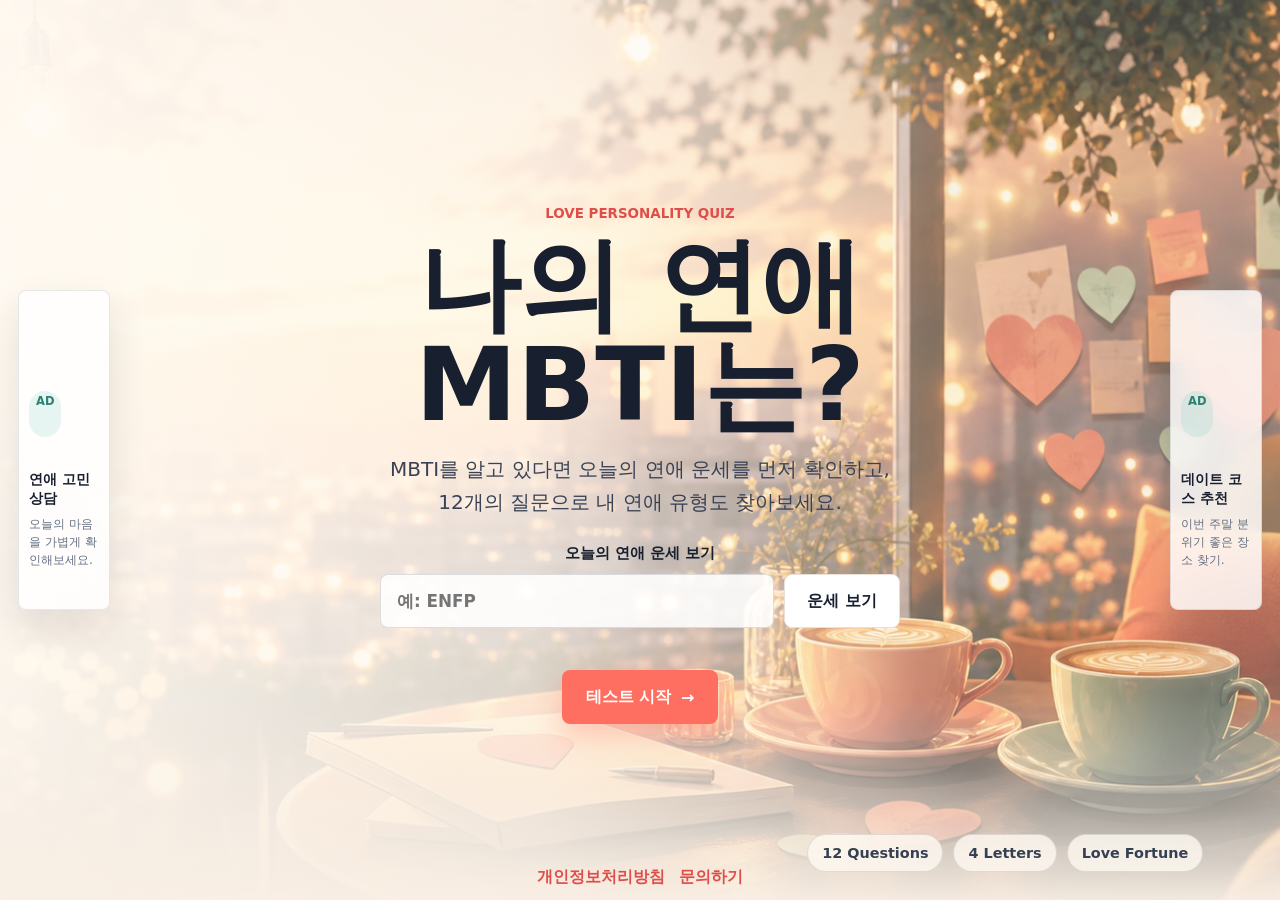
<file: index.html>
<!DOCTYPE html>
<html lang="ko">
<head>
  <meta charset="UTF-8">
  <meta name="viewport" content="width=device-width, initial-scale=1.0">
  <title>연애 MBTI 테스트 | 오늘의 연애 운세와 연애 유형 분석</title>
  <meta name="description" content="12문항으로 나의 연애 MBTI를 확인하고 오늘의 연애 운세, 연애 강점, 주의할 점을 알아보세요.">
  <meta name="robots" content="index, follow">
  <link rel="canonical" href="https://extravaganza-bit.github.io/">
  <meta property="og:type" content="website">
  <meta property="og:site_name" content="연애 MBTI 테스트">
  <meta property="og:title" content="연애 MBTI 테스트">
  <meta property="og:description" content="나의 연애 유형과 오늘의 연애 운세를 확인해보세요.">
  <meta property="og:url" content="https://extravaganza-bit.github.io/">
  <meta property="og:image" content="https://extravaganza-bit.github.io/assets/romance-hero.png">
  <meta name="twitter:card" content="summary_large_image">
  <meta name="twitter:title" content="연애 MBTI 테스트">
  <meta name="twitter:description" content="나의 연애 유형과 오늘의 연애 운세를 확인해보세요.">
  <meta name="twitter:image" content="https://extravaganza-bit.github.io/assets/romance-hero.png">
  <script async src="https://pagead2.googlesyndication.com/pagead/js/adsbygoogle.js?client=ca-pub-5984662909416316" crossorigin="anonymous"></script>
  <!-- 카카오 개발자 콘솔에서 JavaScript 키를 받은 뒤 script.js의 YOUR_KAKAO_JAVASCRIPT_KEY를 교체하세요. -->
  <script defer src="https://t1.kakaocdn.net/kakao_js_sdk/2.7.5/kakao.min.js" crossorigin="anonymous"></script>
  <link rel="stylesheet" href="styles.css">
</head>
<body>
  <aside class="ad-rail ad-rail-left" aria-label="왼쪽 광고">
    <ins class="adsbygoogle"
      style="display:block"
      data-ad-client="ca-pub-5984662909416316"
      data-ad-slot="YOUR_LEFT_AD_SLOT"
      data-ad-format="auto"
      data-full-width-responsive="true"></ins>
    <div class="ad-fallback">
      <span>AD</span>
      <strong>연애 고민 상담</strong>
      <p>오늘의 마음을 가볍게 확인해보세요.</p>
    </div>
  </aside>

  <aside class="ad-rail ad-rail-right" aria-label="오른쪽 광고">
    <ins class="adsbygoogle"
      style="display:block"
      data-ad-client="ca-pub-5984662909416316"
      data-ad-slot="YOUR_RIGHT_AD_SLOT"
      data-ad-format="auto"
      data-full-width-responsive="true"></ins>
    <div class="ad-fallback">
      <span>AD</span>
      <strong>데이트 코스 추천</strong>
      <p>이번 주말 분위기 좋은 장소 찾기.</p>
    </div>
  </aside>

  <main class="app">
    <section class="hero screen active" id="start-screen" aria-labelledby="hero-title">
      <div class="hero-media" aria-hidden="true"></div>
      <div class="hero-content">
        <p class="eyebrow">Love Personality Quiz</p>
        <h1 id="hero-title">나의 연애 MBTI는?</h1>
        <p class="hero-copy">MBTI를 알고 있다면 오늘의 연애 운세를 먼저 확인하고, 12개의 질문으로 내 연애 유형도 찾아보세요.</p>

        <form class="fortune-form" id="fortune-form">
          <label for="mbti-input">오늘의 연애 운세 보기</label>
          <div class="fortune-input-row">
            <input id="mbti-input" type="text" maxlength="4" placeholder="예: ENFP" autocomplete="off" aria-describedby="fortune-error">
            <button class="secondary-button" type="submit">운세 보기</button>
          </div>
          <p class="form-error" id="fortune-error" role="alert"></p>
        </form>

        <article class="fortune-card" id="start-fortune-card" hidden>
          <p class="fortune-label" id="start-fortune-label">ENFP 오늘의 연애 운세</p>
          <h2 class="fortune-title" id="start-fortune-title">설렘 가득 로맨티스트</h2>
          <p class="fortune-summary" id="start-fortune-summary"></p>
          <dl class="mini-result-list">
            <div>
              <dt>연애 강점</dt>
              <dd id="start-strength-text"></dd>
            </div>
            <div>
              <dt>주의할 점</dt>
              <dd id="start-tip-text"></dd>
            </div>
          </dl>
          <p class="fortune-subtitle">오늘의 연애 운세</p>
          <div class="fortune-rating" id="start-fortune-rating" aria-label="오늘의 연애 운세 별점">
            <span class="rating-stars" id="start-rating-stars" aria-hidden="true"></span>
            <strong id="start-rating-score">4.5 / 5</strong>
          </div>
          <p class="fortune-text" id="start-fortune-text"></p>
        </article>

        <button class="primary-button" id="start-button" type="button">
          테스트 시작
          <span aria-hidden="true">→</span>
        </button>
      </div>
      <div class="peek-panel" aria-hidden="true">
        <span>12 Questions</span>
        <span>4 Letters</span>
        <span>Love Fortune</span>
      </div>
    </section>

    <section class="quiz screen" id="quiz-screen" aria-live="polite">
      <header class="quiz-top">
        <button class="icon-button" id="back-button" type="button" aria-label="이전 질문">←</button>
        <div class="progress-wrap" aria-label="진행률">
          <div class="progress-bar">
            <div class="progress-fill" id="progress-fill"></div>
          </div>
          <span id="progress-text">1 / 12</span>
        </div>
      </header>

      <article class="question-card">
        <p class="question-tag" id="question-tag">데이트 시작 전</p>
        <h2 id="question-title">질문이 들어갑니다</h2>
        <div class="answers" id="answers"></div>
      </article>
    </section>

    <section class="result screen" id="result-screen">
      <div class="result-layout">
        <div class="result-visual" aria-hidden="true"></div>
        <article class="result-card">
          <p class="eyebrow">Your Love Type</p>
          <h2 id="result-code">ENFP</h2>
          <h3 id="result-title">햇살 리액션러</h3>
          <div class="type-image" id="result-type-image" aria-label="MBTI 유형 이미지">
            <span id="result-image-symbol" aria-hidden="true">LO</span>
            <strong id="result-image-title">햇살 리액션러</strong>
            <small id="result-image-caption">따뜻한 설렘을 만드는 타입</small>
          </div>
          <p id="result-description"></p>
          <dl class="result-list">
            <div>
              <dt>연애 강점</dt>
              <dd id="result-strength"></dd>
            </div>
            <div>
              <dt>주의할 점</dt>
              <dd id="result-tip"></dd>
            </div>
          </dl>

          <article class="fortune-card result-fortune-card">
            <p class="fortune-label" id="result-fortune-label">ENFP 오늘의 연애 운세</p>
            <div class="fortune-rating" id="result-fortune-rating" aria-label="오늘의 연애 운세 별점">
              <span class="rating-stars" id="result-rating-stars" aria-hidden="true"></span>
              <strong id="result-rating-score">4.5 / 5</strong>
            </div>
            <p class="fortune-text" id="result-fortune-text"></p>
          </article>

          <div class="button-row">
            <button class="primary-button" id="retry-button" type="button">다시 하기</button>
            <button class="secondary-button" id="copy-button" type="button">결과 복사</button>
          </div>

          <article class="share-scene" id="share-scene" hidden>
            <p class="fortune-label">공유용 결과 장면</p>
            <h3 id="share-title">ENFP 설렘 가득 로맨티스트</h3>
            <p id="share-summary"></p>
            <div class="share-buttons" aria-label="공유 버튼">
              <button class="share-button kakao" id="kakao-share-button" type="button">카카오톡</button>
              <button class="share-button x-twitter" id="x-share-button" type="button">X/Twitter</button>
              <button class="share-button facebook" id="facebook-share-button" type="button">Facebook</button>
            </div>
            <button class="primary-button" id="share-test-button" type="button">테스트 해보기</button>
          </article>
        </article>
      </div>
    </section>
  </main>

  <footer class="site-footer">
    <a href="privacy.html">개인정보처리방침</a>
    <a href="contact.html">문의하기</a>
  </footer>

  <script src="script.js"></script>
</body>
</html>
</file>
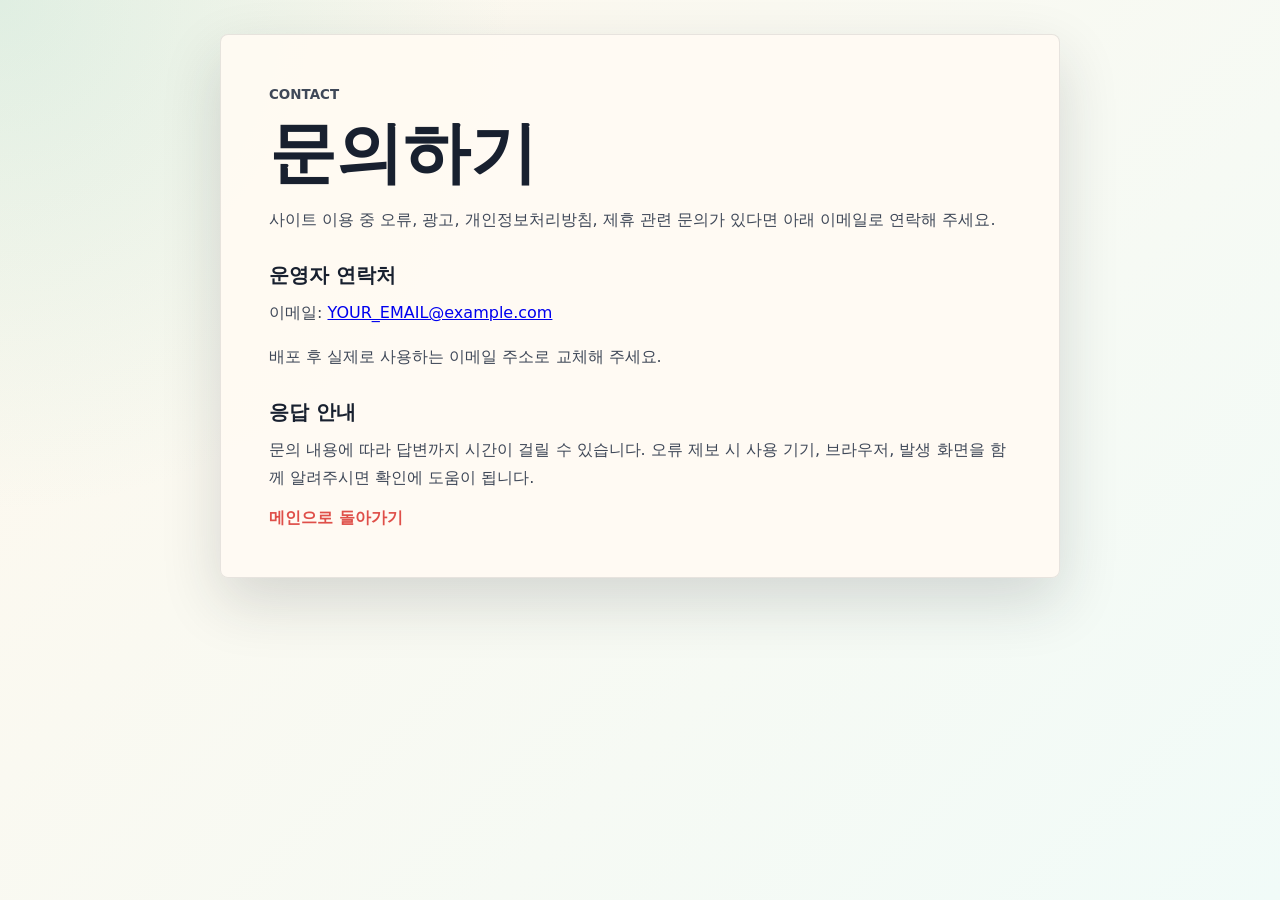
<file: contact.html>
<!DOCTYPE html>
<html lang="ko">
<head>
  <meta charset="UTF-8">
  <meta name="viewport" content="width=device-width, initial-scale=1.0">
  <title>문의하기 | 연애 MBTI 테스트</title>
  <meta name="description" content="연애 MBTI 테스트 문의 안내 페이지입니다.">
  <meta name="robots" content="index, follow">
  <link rel="canonical" href="https://extravaganza-bit.github.io/contact.html">
  <link rel="stylesheet" href="styles.css">
</head>
<body class="info-page">
  <main class="policy-wrap">
    <p class="eyebrow">Contact</p>
    <h1>문의하기</h1>
    <p>사이트 이용 중 오류, 광고, 개인정보처리방침, 제휴 관련 문의가 있다면 아래 이메일로 연락해 주세요.</p>
    <section>
      <h2>운영자 연락처</h2>
      <p>이메일: <a href="mailto:YOUR_EMAIL@example.com">YOUR_EMAIL@example.com</a></p>
      <p>배포 후 실제로 사용하는 이메일 주소로 교체해 주세요.</p>
    </section>
    <section>
      <h2>응답 안내</h2>
      <p>문의 내용에 따라 답변까지 시간이 걸릴 수 있습니다. 오류 제보 시 사용 기기, 브라우저, 발생 화면을 함께 알려주시면 확인에 도움이 됩니다.</p>
    </section>
    <a class="text-link" href="index.html">메인으로 돌아가기</a>
  </main>
</body>
</html>
</file>
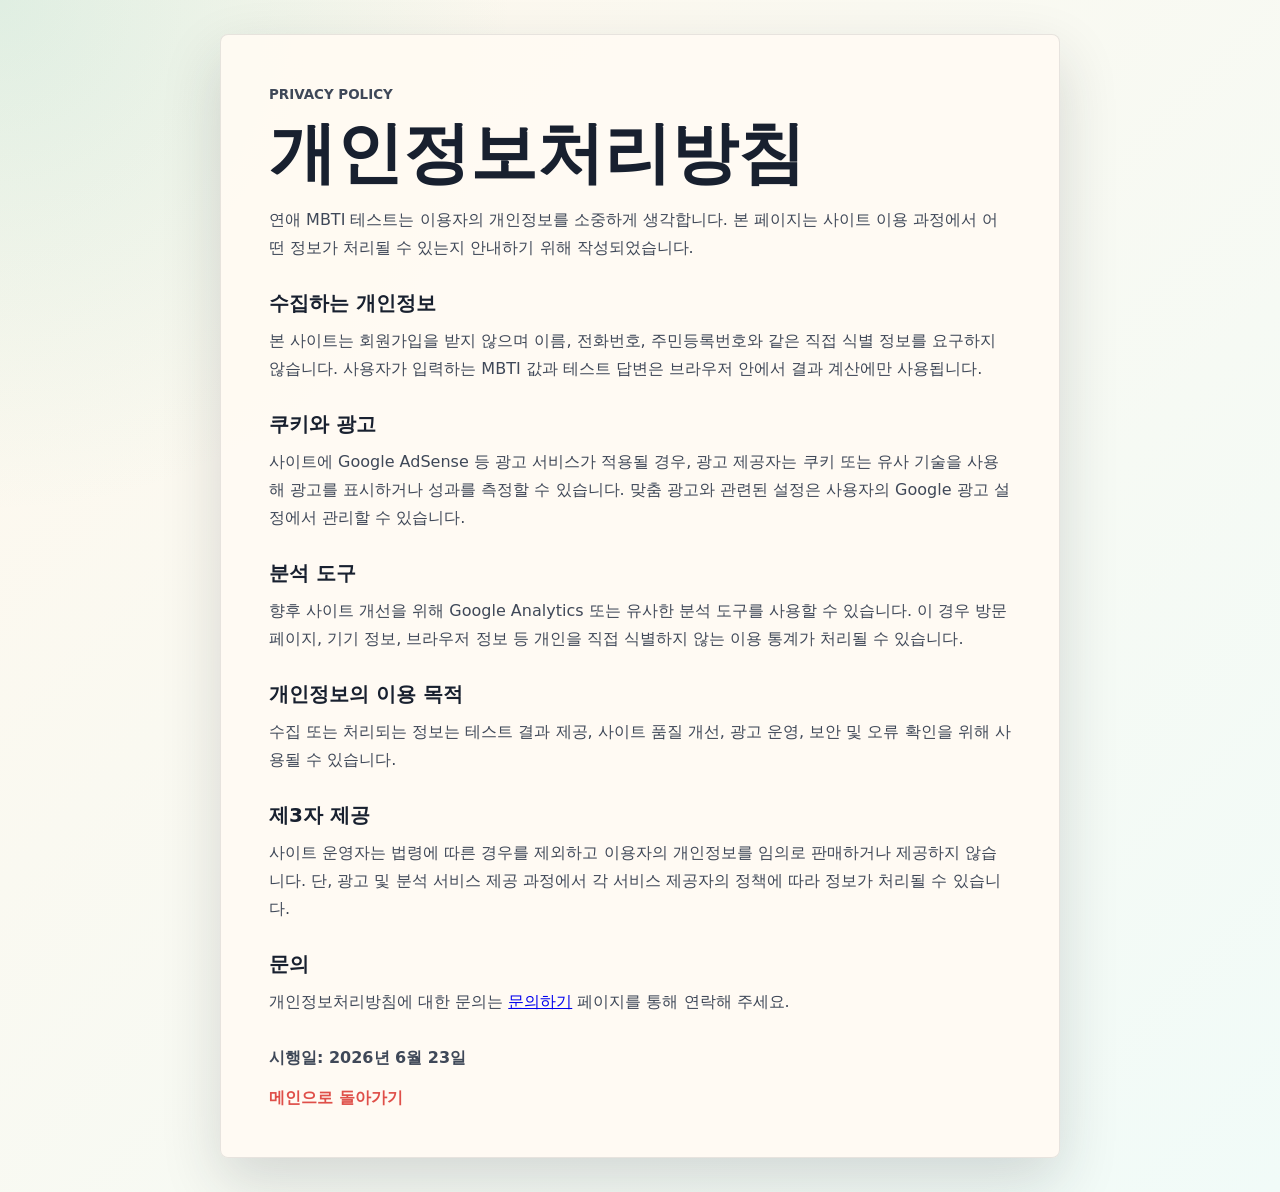
<file: privacy.html>
<!DOCTYPE html>
<html lang="ko">
<head>
  <meta charset="UTF-8">
  <meta name="viewport" content="width=device-width, initial-scale=1.0">
  <title>개인정보처리방침 | 연애 MBTI 테스트</title>
  <meta name="description" content="연애 MBTI 테스트의 개인정보처리방침입니다.">
  <meta name="robots" content="index, follow">
  <link rel="canonical" href="https://extravaganza-bit.github.io/privacy.html">
  <link rel="stylesheet" href="styles.css">
</head>
<body class="info-page">
  <main class="policy-wrap">
    <p class="eyebrow">Privacy Policy</p>
    <h1>개인정보처리방침</h1>
    <p>연애 MBTI 테스트는 이용자의 개인정보를 소중하게 생각합니다. 본 페이지는 사이트 이용 과정에서 어떤 정보가 처리될 수 있는지 안내하기 위해 작성되었습니다.</p>

    <section>
      <h2>수집하는 개인정보</h2>
      <p>본 사이트는 회원가입을 받지 않으며 이름, 전화번호, 주민등록번호와 같은 직접 식별 정보를 요구하지 않습니다. 사용자가 입력하는 MBTI 값과 테스트 답변은 브라우저 안에서 결과 계산에만 사용됩니다.</p>
    </section>

    <section>
      <h2>쿠키와 광고</h2>
      <p>사이트에 Google AdSense 등 광고 서비스가 적용될 경우, 광고 제공자는 쿠키 또는 유사 기술을 사용해 광고를 표시하거나 성과를 측정할 수 있습니다. 맞춤 광고와 관련된 설정은 사용자의 Google 광고 설정에서 관리할 수 있습니다.</p>
    </section>

    <section>
      <h2>분석 도구</h2>
      <p>향후 사이트 개선을 위해 Google Analytics 또는 유사한 분석 도구를 사용할 수 있습니다. 이 경우 방문 페이지, 기기 정보, 브라우저 정보 등 개인을 직접 식별하지 않는 이용 통계가 처리될 수 있습니다.</p>
    </section>

    <section>
      <h2>개인정보의 이용 목적</h2>
      <p>수집 또는 처리되는 정보는 테스트 결과 제공, 사이트 품질 개선, 광고 운영, 보안 및 오류 확인을 위해 사용될 수 있습니다.</p>
    </section>

    <section>
      <h2>제3자 제공</h2>
      <p>사이트 운영자는 법령에 따른 경우를 제외하고 이용자의 개인정보를 임의로 판매하거나 제공하지 않습니다. 단, 광고 및 분석 서비스 제공 과정에서 각 서비스 제공자의 정책에 따라 정보가 처리될 수 있습니다.</p>
    </section>

    <section>
      <h2>문의</h2>
      <p>개인정보처리방침에 대한 문의는 <a href="contact.html">문의하기</a> 페이지를 통해 연락해 주세요.</p>
    </section>

    <p class="policy-date">시행일: 2026년 6월 23일</p>
    <a class="text-link" href="index.html">메인으로 돌아가기</a>
  </main>
</body>
</html>
</file>
<file: styles.css>
:root {
  --ink: #18202f;
  --muted: #657083;
  --line: #e7e1da;
  --paper: #fffaf3;
  --cream: #fff4df;
  --coral: #ff6f61;
  --coral-dark: #df4f49;
  --mint: #62c8b6;
  --yellow: #f8c85e;
  --shadow: 0 24px 60px rgba(31, 35, 45, 0.16);
  --ad-safe-gutter: 168px;
}

* {
  box-sizing: border-box;
}

body {
  margin: 0;
  min-height: 100vh;
  font-family: Pretendard, system-ui, -apple-system, BlinkMacSystemFont, "Segoe UI", sans-serif;
  color: var(--ink);
  background: #f9efe4;
}

.ad-rail {
  position: fixed;
  top: 50%;
  z-index: 10;
  display: grid;
  gap: 8px;
  width: 126px;
  min-height: 420px;
  padding: 18px 14px;
  border: 1px solid rgba(24, 32, 47, 0.1);
  border-radius: 8px;
  background: rgba(255, 255, 255, 0.82);
  box-shadow: 0 18px 38px rgba(31, 35, 45, 0.12);
  transform: translateY(-50%);
  backdrop-filter: blur(12px);
}

.adsbygoogle {
  min-width: 0;
  min-height: 1px;
}

.ad-fallback {
  display: grid;
  gap: 8px;
  min-height: 100%;
}

.ad-rail-left {
  left: 18px;
}

.ad-rail-right {
  right: 18px;
}

.ad-fallback span {
  width: fit-content;
  padding: 3px 7px;
  border-radius: 999px;
  background: rgba(98, 200, 182, 0.16);
  color: #2b8174;
  font-size: 0.72rem;
  font-weight: 800;
}

.ad-fallback strong {
  align-self: end;
  color: var(--ink);
  font-size: 1rem;
  line-height: 1.35;
}

.ad-fallback p {
  margin-bottom: 0;
  color: var(--muted);
  font-size: 0.82rem;
  line-height: 1.45;
}

button {
  font: inherit;
}

.app {
  min-height: 100vh;
}

.screen {
  display: none;
  min-height: 100vh;
}

.screen.active {
  display: grid;
}

.hero {
  position: relative;
  align-items: center;
  justify-items: center;
  overflow: hidden;
  padding: 64px max(20px, var(--ad-safe-gutter)) 34px;
  text-align: center;
  isolation: isolate;
}

.hero-media {
  position: absolute;
  inset: 0;
  z-index: -2;
  background-image:
    linear-gradient(90deg, rgba(255, 250, 243, 0.96) 0%, rgba(255, 250, 243, 0.78) 42%, rgba(255, 250, 243, 0.2) 76%),
    url("assets/romance-hero.png");
  background-size: cover;
  background-position: center;
}

.hero::after {
  content: "";
  position: absolute;
  inset: auto 0 0;
  height: 23vh;
  z-index: -1;
  background: linear-gradient(0deg, rgba(249, 239, 228, 0.96), rgba(249, 239, 228, 0));
}

.hero-content {
  width: min(620px, 100%);
  display: grid;
  justify-items: center;
}

.eyebrow,
.question-tag {
  margin: 0 0 14px;
  color: var(--coral-dark);
  font-size: 0.84rem;
  font-weight: 800;
  letter-spacing: 0;
  text-transform: uppercase;
}

h1,
h2,
h3,
p {
  margin-top: 0;
}

h1 {
  margin-bottom: 18px;
  font-size: clamp(3rem, 8vw, 6.8rem);
  line-height: 0.98;
  letter-spacing: 0;
}

.hero-copy {
  max-width: 520px;
  margin-bottom: 24px;
  color: #394255;
  font-size: clamp(1rem, 2vw, 1.25rem);
  line-height: 1.65;
}

.fortune-form {
  width: min(520px, 100%);
  margin-bottom: 14px;
}

.fortune-form label {
  display: block;
  margin-bottom: 10px;
  color: var(--ink);
  font-size: 0.95rem;
  font-weight: 800;
}

.fortune-input-row {
  display: grid;
  grid-template-columns: minmax(120px, 1fr) auto;
  gap: 10px;
}

.fortune-input-row input {
  min-height: 54px;
  width: 100%;
  border: 1px solid rgba(24, 32, 47, 0.14);
  border-radius: 8px;
  padding: 0 16px;
  background: rgba(255, 255, 255, 0.88);
  color: var(--ink);
  font: inherit;
  font-size: 1.05rem;
  font-weight: 800;
  text-transform: uppercase;
  outline: none;
}

.fortune-input-row input:focus {
  border-color: var(--coral);
  box-shadow: 0 0 0 4px rgba(255, 111, 97, 0.14);
}

.form-error {
  min-height: 20px;
  margin: 8px 0 0;
  color: var(--coral-dark);
  font-size: 0.88rem;
  font-weight: 700;
}

.fortune-card {
  width: min(520px, 100%);
  margin: 0 0 22px;
  padding: 18px;
  border: 1px solid rgba(255, 111, 97, 0.22);
  border-radius: 8px;
  background: rgba(255, 255, 255, 0.84);
  box-shadow: 0 14px 34px rgba(31, 35, 45, 0.1);
  backdrop-filter: blur(10px);
}

.fortune-label {
  margin-bottom: 8px;
  color: var(--coral-dark);
  font-size: 0.88rem;
  font-weight: 800;
}

.fortune-subtitle {
  margin: 0 0 8px;
  color: var(--ink);
  font-size: 1rem;
  font-weight: 800;
}

.fortune-title {
  margin-bottom: 8px;
  color: var(--ink);
  font-size: 1.45rem;
  line-height: 1.25;
}

.fortune-summary {
  margin-bottom: 14px;
  color: #3f4858;
  line-height: 1.6;
}

.fortune-rating {
  display: flex;
  align-items: center;
  gap: 10px;
  margin: 0 0 14px;
  padding: 10px 12px;
  border: 1px solid rgba(248, 200, 94, 0.38);
  border-radius: 8px;
  background: rgba(255, 244, 223, 0.78);
}

.rating-stars {
  display: inline-flex;
  gap: 2px;
  font-size: 1.18rem;
  line-height: 1;
}

.star {
  position: relative;
  display: inline-block;
  color: rgba(24, 32, 47, 0.16);
}

.star::before {
  content: "★";
}

.star::after {
  content: "★";
  position: absolute;
  inset: 0;
  width: var(--fill, 0%);
  overflow: hidden;
  color: var(--yellow);
}

.fortune-rating strong {
  color: var(--ink);
  font-size: 0.96rem;
}

.mini-result-list {
  display: grid;
  gap: 10px;
  margin: 0 0 16px;
}

.mini-result-list div {
  padding: 14px;
  border: 1px solid var(--line);
  border-radius: 8px;
  background: rgba(255, 250, 243, 0.88);
}

.mini-result-list dt {
  margin-bottom: 6px;
  color: var(--coral-dark);
  font-weight: 800;
}

.mini-result-list dd {
  margin: 0;
  color: var(--muted);
  line-height: 1.55;
  white-space: pre-line;
}

.fortune-text {
  margin-bottom: 0;
  color: #354052;
  font-size: 1.04rem;
  font-weight: 700;
  line-height: 1.62;
  white-space: pre-line;
}

.primary-button,
.secondary-button,
.icon-button {
  border: 0;
  cursor: pointer;
  transition: transform 180ms ease, box-shadow 180ms ease, background 180ms ease;
}

.primary-button {
  display: inline-flex;
  align-items: center;
  justify-content: center;
  gap: 10px;
  min-height: 54px;
  padding: 0 24px;
  border-radius: 8px;
  color: #fff;
  background: var(--coral);
  font-weight: 800;
  box-shadow: 0 14px 28px rgba(255, 111, 97, 0.32);
}

.secondary-button {
  min-height: 54px;
  padding: 0 22px;
  border: 1px solid var(--line);
  border-radius: 8px;
  color: var(--ink);
  background: #fff;
  font-weight: 800;
}

.primary-button:hover,
.secondary-button:hover,
.icon-button:hover {
  transform: translateY(-2px);
}

.peek-panel {
  position: absolute;
  right: clamp(18px, 6vw, 82px);
  bottom: 28px;
  display: flex;
  gap: 10px;
  flex-wrap: wrap;
  max-width: min(460px, calc(100% - 36px));
}

.peek-panel span {
  display: inline-flex;
  align-items: center;
  min-height: 38px;
  padding: 0 14px;
  border: 1px solid rgba(24, 32, 47, 0.12);
  border-radius: 999px;
  background: rgba(255, 250, 243, 0.78);
  color: #354052;
  font-size: 0.9rem;
  font-weight: 700;
  backdrop-filter: blur(10px);
}

.quiz,
.result {
  place-items: center;
  padding: 28px max(18px, var(--ad-safe-gutter));
  background:
    radial-gradient(circle at top left, rgba(98, 200, 182, 0.2), transparent 32rem),
    linear-gradient(135deg, #fff8ed 0%, #f1fbf8 100%);
}

.quiz-top {
  width: min(760px, 100%);
  display: grid;
  grid-template-columns: 48px 1fr;
  gap: 16px;
  align-items: center;
  margin-bottom: 18px;
}

.icon-button {
  width: 48px;
  height: 48px;
  border: 1px solid var(--line);
  border-radius: 8px;
  background: rgba(255, 255, 255, 0.86);
  color: var(--ink);
  font-size: 1.35rem;
}

.progress-wrap {
  display: grid;
  gap: 8px;
}

.progress-bar {
  overflow: hidden;
  height: 10px;
  border-radius: 999px;
  background: rgba(24, 32, 47, 0.1);
}

.progress-fill {
  width: 8%;
  height: 100%;
  border-radius: inherit;
  background: linear-gradient(90deg, var(--mint), var(--coral));
  transition: width 220ms ease;
}

#progress-text {
  color: var(--muted);
  font-size: 0.9rem;
  font-weight: 700;
}

.question-card,
.result-card {
  width: min(760px, calc(100vw - (var(--ad-safe-gutter) * 2) - 36px));
  border: 1px solid rgba(24, 32, 47, 0.1);
  border-radius: 8px;
  background: rgba(255, 250, 243, 0.92);
  box-shadow: var(--shadow);
}

.question-card {
  padding: clamp(24px, 5vw, 44px);
}

.question-card h2 {
  margin-bottom: 26px;
  font-size: clamp(1.55rem, 4vw, 2.45rem);
  line-height: 1.25;
  letter-spacing: 0;
}

.answers {
  display: grid;
  gap: 12px;
}

.answer-button {
  display: grid;
  grid-template-columns: 32px 1fr;
  align-items: center;
  gap: 14px;
  min-height: 72px;
  width: 100%;
  padding: 14px 18px;
  border: 1px solid var(--line);
  border-radius: 8px;
  background: #fff;
  color: var(--ink);
  text-align: left;
  font-weight: 800;
  cursor: pointer;
}

.answer-button span:first-child {
  display: grid;
  place-items: center;
  width: 32px;
  height: 32px;
  border-radius: 50%;
  color: #fff;
  background: var(--mint);
  font-size: 0.9rem;
}

.answer-button:hover {
  border-color: rgba(255, 111, 97, 0.45);
  box-shadow: 0 12px 28px rgba(31, 35, 45, 0.08);
}

.result-layout {
  display: grid;
  grid-template-columns: minmax(240px, 0.55fr) minmax(420px, 1fr);
  gap: 0;
  width: min(1180px, calc(100vw - (var(--ad-safe-gutter) * 2) - 36px));
  min-height: 600px;
}

.result-visual {
  min-height: 100%;
  border-radius: 8px 0 0 8px;
  background-image: url("assets/romance-hero.png");
  background-size: cover;
  background-position: center;
  box-shadow: var(--shadow);
}

.result-card {
  display: flex;
  flex-direction: column;
  justify-content: center;
  padding: clamp(24px, 5vw, 46px);
  border-left: 0;
  border-radius: 0 8px 8px 0;
}

.result-card h2 {
  margin-bottom: 2px;
  color: var(--coral-dark);
  font-size: clamp(3.2rem, 8vw, 5.6rem);
  line-height: 1;
}

.result-card h3 {
  margin-bottom: 18px;
  font-size: clamp(1.4rem, 3vw, 2rem);
}

.type-image {
  --type-a: #ff6f61;
  --type-b: #62c8b6;
  --type-ink: #18202f;
  position: relative;
  overflow: hidden;
  display: grid;
  min-height: 230px;
  margin: 0 0 18px;
  padding: 22px;
  border: 1px solid rgba(24, 32, 47, 0.1);
  border-radius: 8px;
  background:
    radial-gradient(circle at 78% 22%, color-mix(in srgb, var(--type-b) 68%, transparent), transparent 28%),
    radial-gradient(circle at 18% 78%, color-mix(in srgb, var(--type-a) 62%, transparent), transparent 30%),
    linear-gradient(135deg, color-mix(in srgb, var(--type-a) 20%, #fffaf3), color-mix(in srgb, var(--type-b) 22%, #f1fbf8));
  box-shadow: 0 16px 34px rgba(31, 35, 45, 0.1);
}

.type-image::before,
.type-image::after {
  content: "";
  position: absolute;
  border: 1px solid rgba(255, 255, 255, 0.55);
  border-radius: 999px;
}

.type-image::before {
  width: 180px;
  height: 180px;
  right: -48px;
  top: -38px;
}

.type-image::after {
  width: 140px;
  height: 140px;
  left: -34px;
  bottom: -42px;
}

#result-image-symbol {
  position: relative;
  z-index: 1;
  align-self: center;
  justify-self: center;
  display: grid;
  place-items: center;
  width: min(150px, 42vw);
  aspect-ratio: 1;
  border: 2px solid rgba(255, 255, 255, 0.72);
  border-radius: 50%;
  color: #fff;
  background: linear-gradient(135deg, var(--type-a), var(--type-b));
  box-shadow: 0 24px 42px rgba(31, 35, 45, 0.18);
  font-size: clamp(2.2rem, 7vw, 4.4rem);
  font-weight: 900;
  letter-spacing: 0;
}

#result-image-title,
#result-image-caption {
  position: relative;
  z-index: 1;
  justify-self: center;
  text-align: center;
}

#result-image-title {
  margin-top: 16px;
  color: var(--type-ink);
  font-size: 1.16rem;
}

#result-image-caption {
  margin-top: 5px;
  color: #4d596c;
  font-size: 0.9rem;
  font-weight: 700;
}

#result-description {
  color: #3f4858;
  font-size: 1.03rem;
  line-height: 1.75;
}

.result-list {
  display: grid;
  gap: 12px;
  margin: 18px 0 14px;
}

.result-list div {
  padding: 16px;
  border: 1px solid var(--line);
  border-radius: 8px;
  background: #fff;
}

.result-list dt {
  margin-bottom: 6px;
  color: var(--coral-dark);
  font-weight: 800;
}

.result-list dd {
  margin: 0;
  color: var(--muted);
  line-height: 1.55;
  white-space: pre-line;
}

.button-row {
  display: flex;
  gap: 12px;
  flex-wrap: wrap;
}

.result-fortune-card {
  width: 100%;
  margin-bottom: 26px;
  background: #fff;
}

.share-scene {
  margin-top: 18px;
  padding: 20px;
  border: 1px solid rgba(98, 200, 182, 0.36);
  border-radius: 8px;
  background:
    linear-gradient(135deg, rgba(255, 244, 223, 0.96), rgba(241, 251, 248, 0.96)),
    url("assets/romance-hero.png");
  background-size: cover;
  background-position: center;
}

.share-scene h3 {
  margin-bottom: 10px;
  font-size: clamp(1.35rem, 3vw, 2rem);
}

.share-scene p:not(.fortune-label) {
  margin-bottom: 16px;
  color: #3f4858;
  line-height: 1.6;
}

.share-buttons {
  display: grid;
  grid-template-columns: repeat(3, minmax(0, 1fr));
  gap: 10px;
  margin: 0 0 14px;
}

.share-button {
  min-height: 46px;
  border: 0;
  border-radius: 8px;
  color: var(--ink);
  font-weight: 900;
  cursor: pointer;
}

.share-button.kakao {
  background: #fee500;
}

.share-button.x-twitter {
  color: #fff;
  background: #111;
}

.share-button.facebook {
  color: #fff;
  background: #1877f2;
}

.site-footer {
  position: fixed;
  left: 50%;
  bottom: 12px;
  z-index: 9;
  display: flex;
  gap: 14px;
  transform: translateX(-50%);
}

.site-footer a,
.text-link {
  color: var(--coral-dark);
  font-weight: 800;
  text-decoration: none;
}

.site-footer a:hover,
.text-link:hover {
  text-decoration: underline;
}

.info-page {
  min-height: 100vh;
  padding: 34px 18px;
  background:
    radial-gradient(circle at top left, rgba(98, 200, 182, 0.2), transparent 32rem),
    linear-gradient(135deg, #fff8ed 0%, #f1fbf8 100%);
}

.policy-wrap {
  width: min(840px, 100%);
  margin: 0 auto;
  padding: clamp(24px, 5vw, 48px);
  border: 1px solid rgba(24, 32, 47, 0.1);
  border-radius: 8px;
  background: rgba(255, 250, 243, 0.94);
  box-shadow: var(--shadow);
}

.policy-wrap h1 {
  margin-bottom: 20px;
  font-size: clamp(2.2rem, 7vw, 4.2rem);
}

.policy-wrap h2 {
  margin: 28px 0 10px;
  font-size: 1.25rem;
}

.policy-wrap p {
  color: #3f4858;
  line-height: 1.75;
}

.policy-date {
  margin-top: 28px;
  font-weight: 800;
}

@media (max-width: 760px) {
  :root {
    --ad-safe-gutter: 18px;
  }

  .app {
    padding-bottom: 92px;
  }

  .ad-rail {
    top: auto;
    bottom: 8px;
    width: calc(50% - 16px);
    min-height: 74px;
    padding: 10px;
    transform: none;
  }

  .ad-rail-left {
    left: 8px;
  }

  .ad-rail-right {
    right: 8px;
  }

  .ad-fallback strong {
    align-self: auto;
    font-size: 0.82rem;
  }

  .ad-fallback p {
    display: none;
  }

  .hero {
    align-items: start;
    padding: 74px 20px 34px;
  }

  .hero-media {
    background-image:
      linear-gradient(180deg, rgba(255, 250, 243, 0.96) 0%, rgba(255, 250, 243, 0.8) 42%, rgba(255, 250, 243, 0.22) 100%),
      url("assets/romance-hero.png");
    background-position: 58% center;
  }

  .peek-panel {
    left: 20px;
    right: 20px;
    bottom: 24px;
  }

  .result-layout {
    grid-template-columns: 1fr;
    width: min(100%, calc(100vw - 36px));
    min-height: auto;
  }

  .question-card,
  .result-card {
    width: min(100%, calc(100vw - 36px));
  }

  .result-visual {
    min-height: 220px;
    border-radius: 8px 8px 0 0;
  }

  .result-card {
    border-left: 1px solid rgba(24, 32, 47, 0.1);
    border-radius: 0 0 8px 8px;
  }

  .primary-button,
  .secondary-button {
    width: 100%;
  }

  .share-buttons {
    grid-template-columns: 1fr;
  }

  .share-button {
    width: 100%;
  }

  .site-footer {
    bottom: 88px;
    width: calc(100% - 36px);
    justify-content: center;
    padding: 10px;
    border-radius: 8px;
    background: rgba(255, 250, 243, 0.86);
  }

  .fortune-input-row {
    grid-template-columns: 1fr;
  }
}

@media (min-width: 761px) and (max-width: 1280px) {
  :root {
    --ad-safe-gutter: 116px;
  }

  .ad-rail {
    width: 92px;
    min-height: 320px;
    padding: 14px 10px;
  }

  .ad-fallback strong {
    font-size: 0.88rem;
  }

  .ad-fallback p {
    font-size: 0.76rem;
  }
}
</file>
